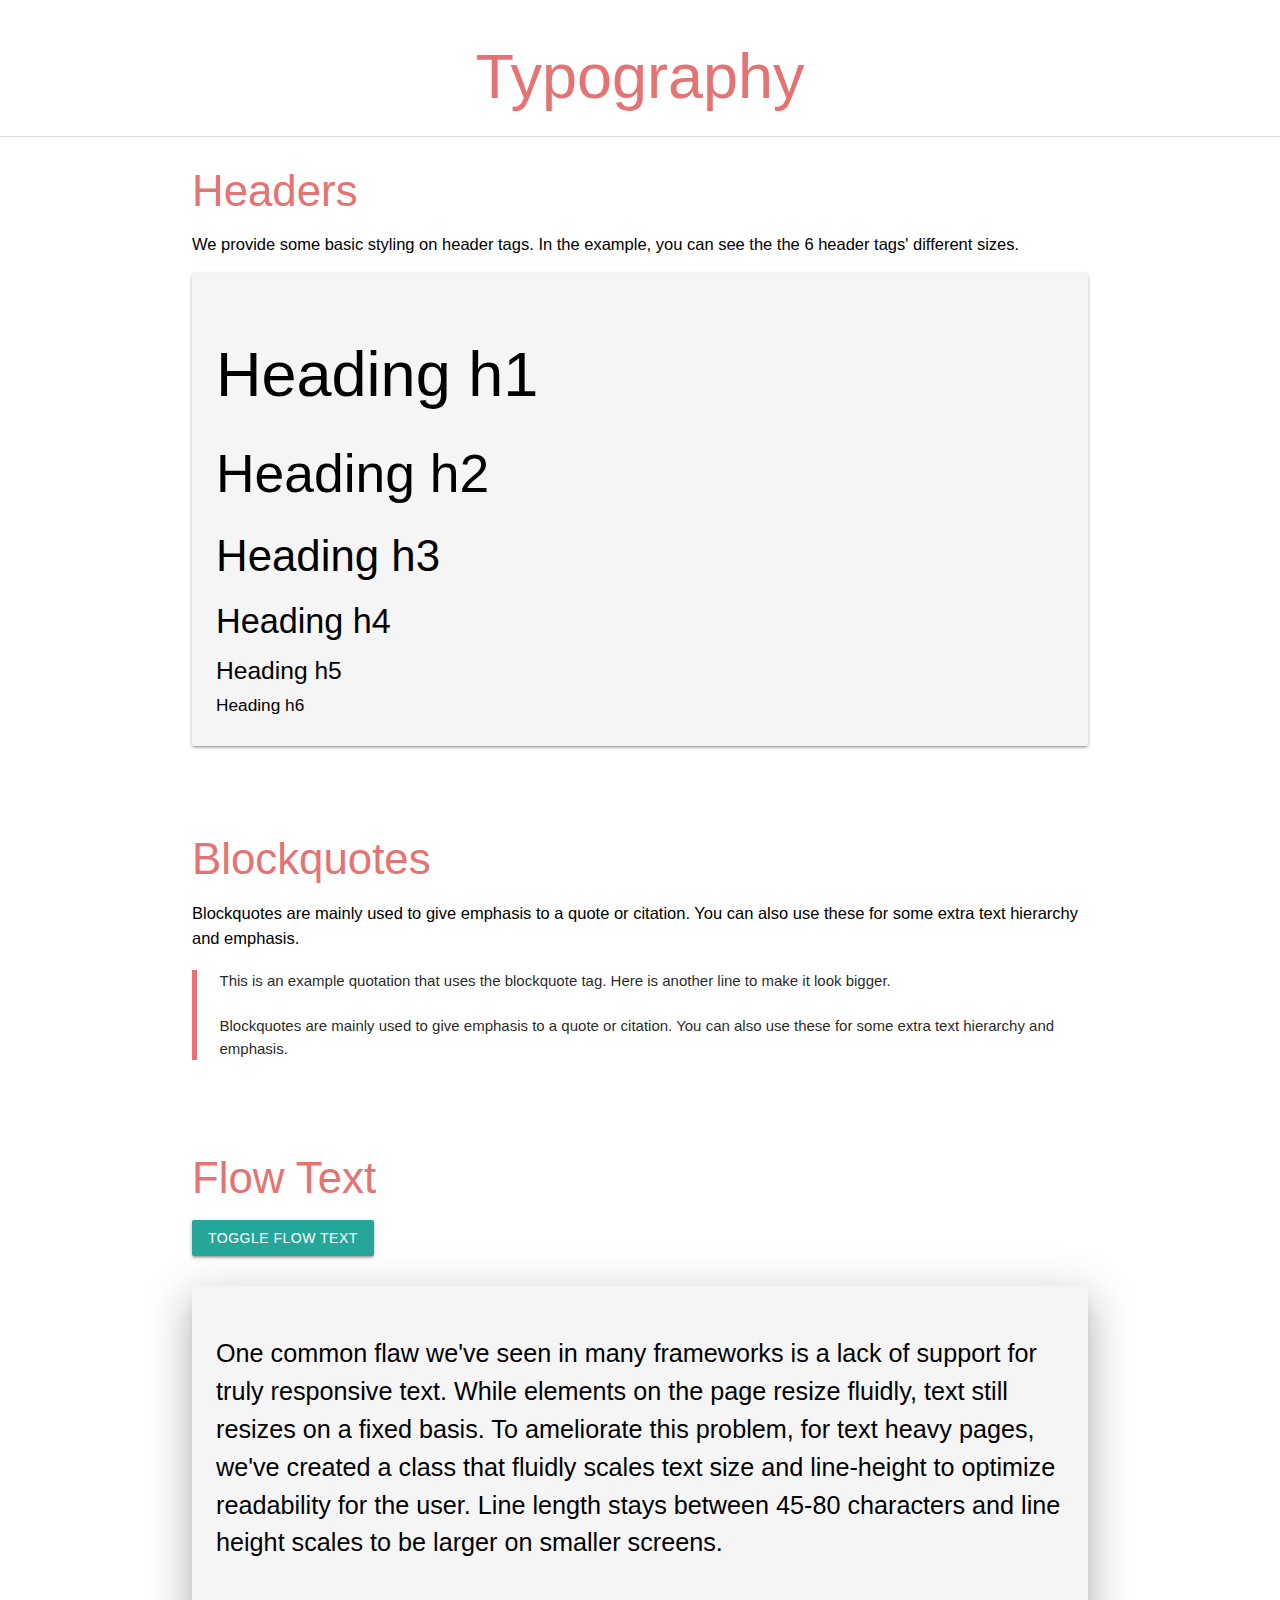
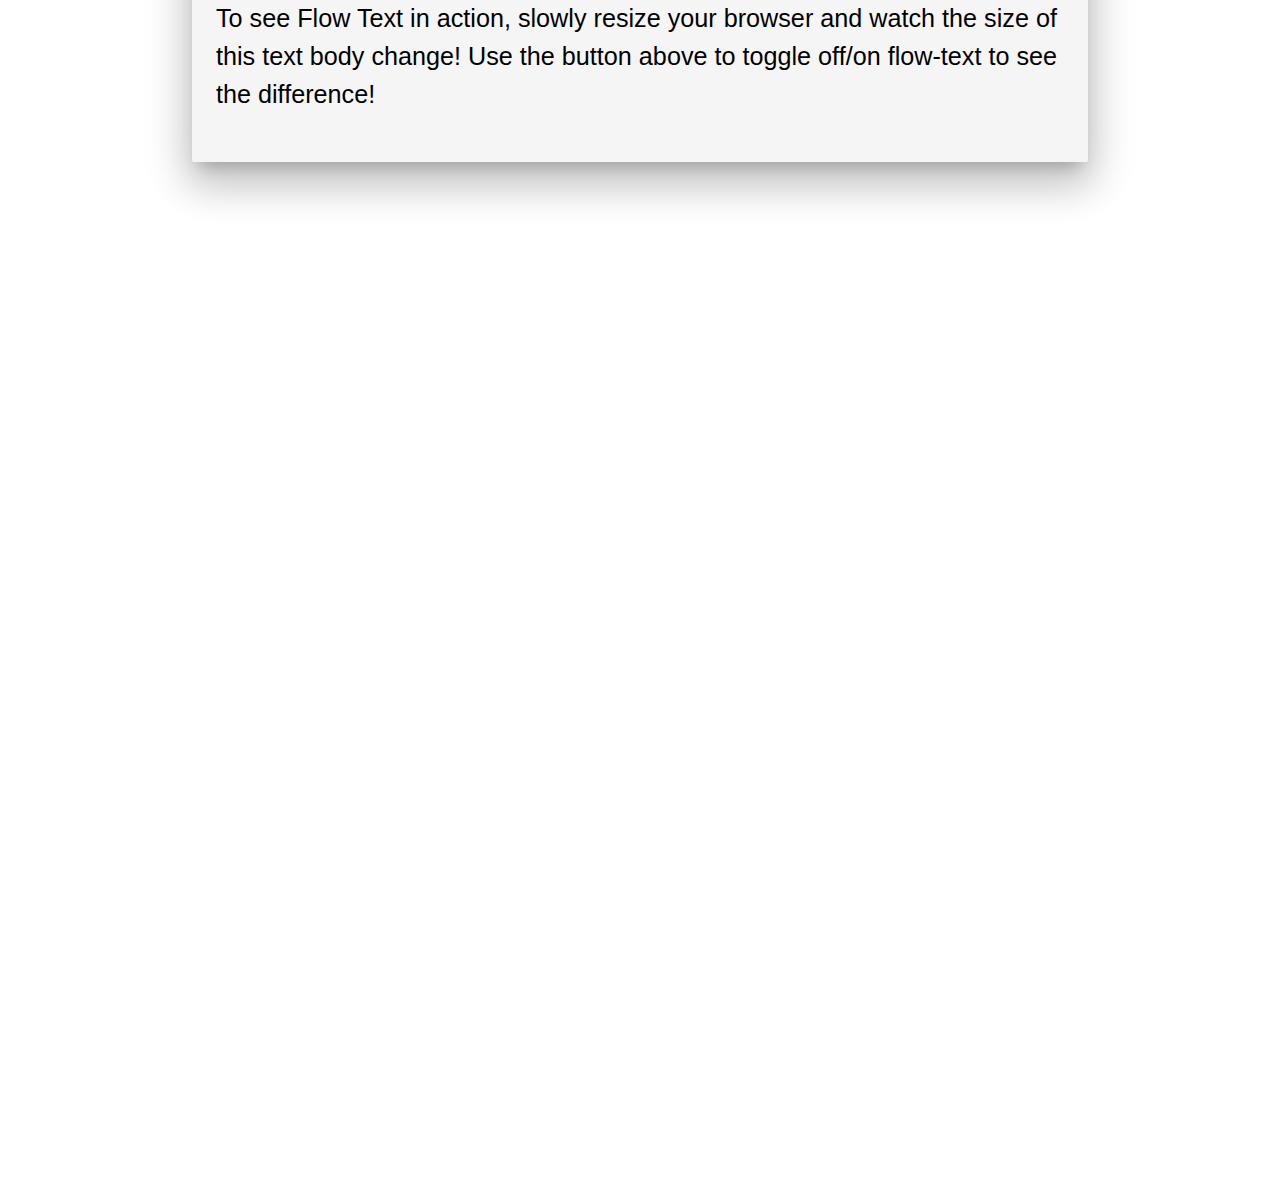
<file: Activity 1/index.html>
<!DOCTYPE html>
<html lang="en">
<head>
    <meta charset="UTF-8">
    <meta name="viewport" content="width=device-width, initial-scale=1.0">
    <!-- Compiled and minified CSS premade-->
    <link rel="stylesheet" href="https://cdnjs.cloudflare.com/ajax/libs/materialize/1.0.0/css/materialize.min.css">
    <!--- To call the css for custom style-->
    <link rel="stylesheet" href="style.css">

    <title>Typography</title>
</head>
<body>
    <h1 class="center">Typography</h1>
    <div class="divider"></div>
    <div class="container">
    <h3> Headers </h3>
    <p> We provide some basic styling on header tags. In the example, you can see the the 6 header tags' different sizes.</p>
    <!-- for the card panel this panel include in the container -->
    <div class="card-panel grey lighten-4">
        <h1 class="black-text">Heading h1</h1>
        <h2 class="black-text">Heading h2</h2>
        <h3 class="black-text">Heading h3</h3>
        <h4 class="black-text">Heading h4</h4>
        <h5 class="black-text">Heading h5</h5>
        <h6 class="black-text">Heading h6</h6> 
    </div>
    <!-- hanggang dito ung card panel na code -->

    

    <!-- this the for the another topic but stil include in the container provided -->
    <br><br>
    <h3>Blockquotes</h3>
    <p>Blockquotes are mainly used to give emphasis to a quote or citation. You can also use these for some extra text hierarchy and emphasis.</p>
    
    <Blockquote> This is an example quotation that uses the blockquote tag.
        Here is another line to make it look bigger.
        <br><br>
        Blockquotes are mainly used to give emphasis to a quote or citation. You can also use these for some extra text hierarchy and emphasis.
    </Blockquote>
        
    <!-- FLOWTEXT -->
    <br><br>
    <h3>Flow Text</h3>
        <button class="btn" > Toggle Flow Text</button>
        <br><br>
            <div class="card-panel z-depth-5 grey lighten-4">
                <p class="flow-text">One common flaw we've seen in many frameworks is a lack of support for truly responsive text. While elements on the page resize fluidly, text still resizes on a fixed basis. To ameliorate this problem, for text heavy pages, we've created a class that fluidly scales text size and line-height to optimize readability for the user. Line length stays between 45-80 characters and line height scales to be larger on smaller screens.
                <br><br>
                To see Flow Text in action, slowly resize your browser and watch the size of this text body change! Use the button above to toggle off/on flow-text to see the difference!</p>
            </div>
        </div>
        
        <div style="height:1000px;"></div>
    
    
    
</body>
</html>
</file>
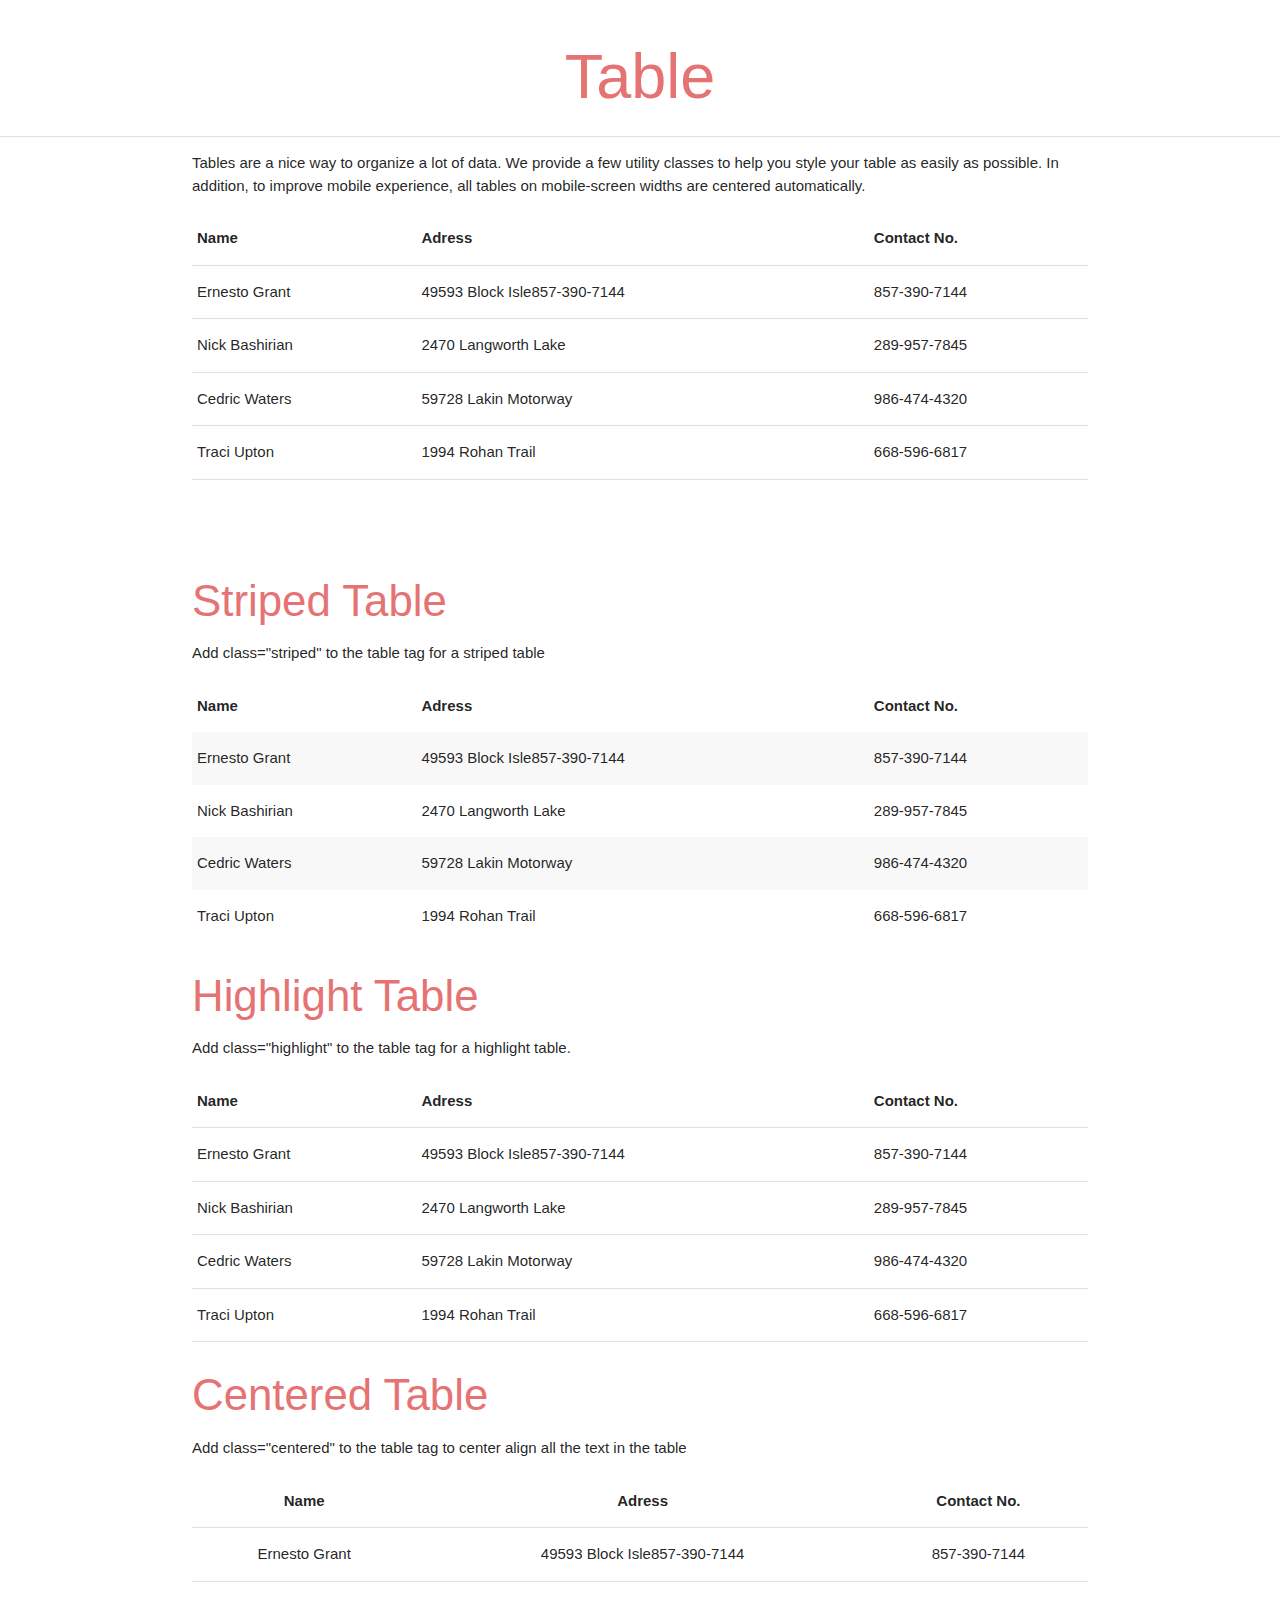
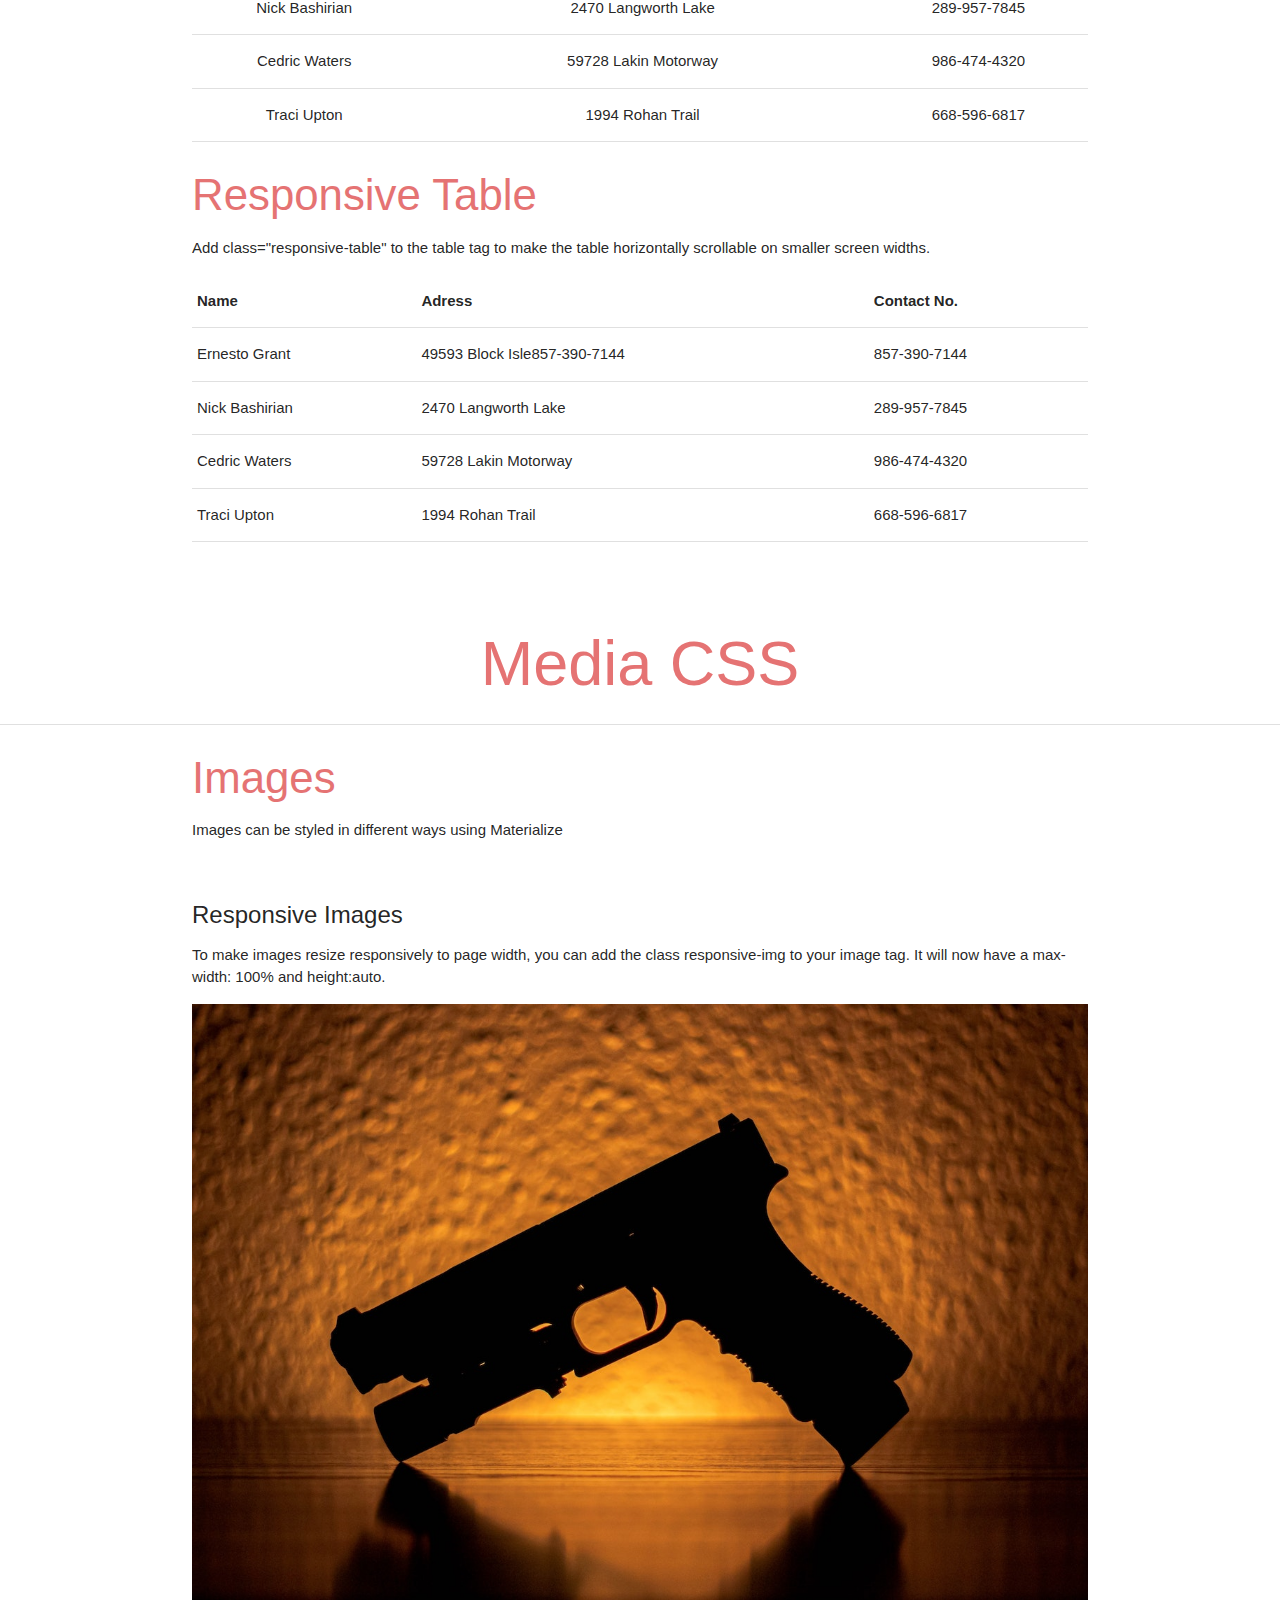
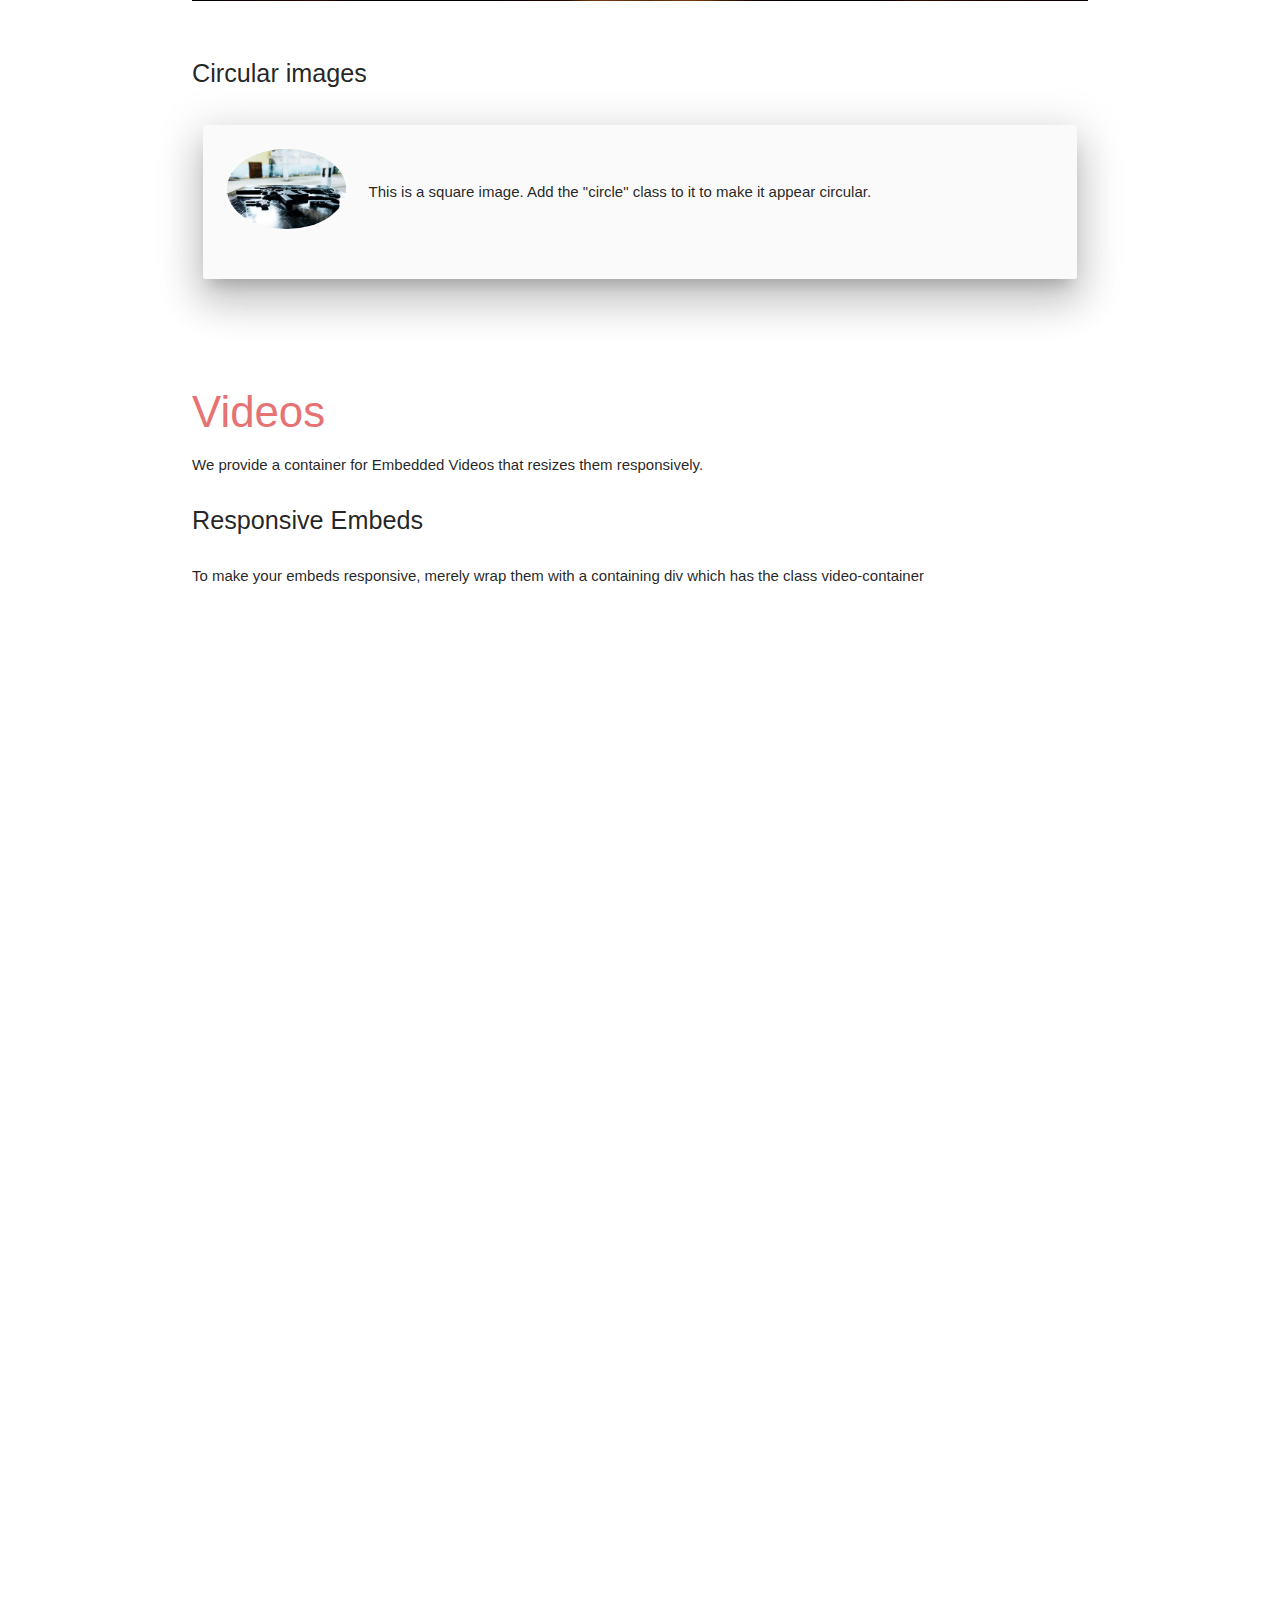
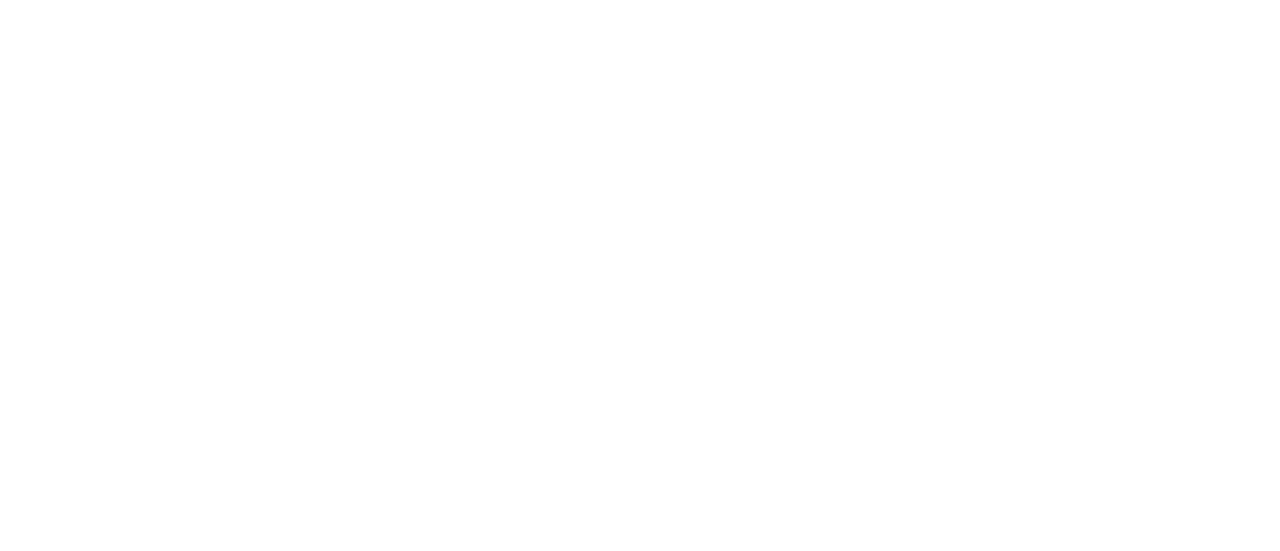
<file: Act 2/Table,Media.html>
<!DOCTYPE html>
<html lang="en">
<head>
    <meta charset="UTF-8">
    <meta name="viewport" content="width=device-width, initial-scale=1.0">
    <!-- Compiled and minified CSS premade-->
    <link rel="stylesheet" href="https://cdnjs.cloudflare.com/ajax/libs/materialize/1.0.0/css/materialize.min.css">
    <!--- To call the css for custom style-->
    <link rel="stylesheet" href="act2.css">
    <title>Table and Media</title>
</head>
<body>
    <h1 class="center">Table</h1>
    <div class="divider"></div>
    <div class="container">
        <p>Tables are a nice way to organize a lot of data. We provide a few utility classes to help you style your table as easily as possible. In addition, to improve mobile experience, all tables on mobile-screen widths are centered automatically.</p>

        <!-- Table 1-->
        <table>
            <thead>
                <tr>
                    <th>Name</th>
                    <th>Adress</th>
                    <th>Contact No.</th>
                </tr>
            </thead>
            <tbody>
                <tr>
                    <td>Ernesto Grant</td>
                    <td>49593 Block Isle857-390-7144</td>
                    <td>857-390-7144</td>
                </tr>

                <tr>
                    <td>Nick Bashirian</td>
                    <td>2470 Langworth Lake</td>
                    <td>289-957-7845</td>
                </tr>

                <tr>
                    <td>Cedric Waters</td>
                    <td>59728 Lakin Motorway</td>
                    <td>986-474-4320</td>
                </tr>
                <tr>
                    <td>Traci Upton</td>
                    <td>1994 Rohan Trail</td>
                    <td>668-596-6817</td>
                </tr>
        </table>
    <br><br></br>
    <h3>Striped Table</h3>
    <p>Add class="striped" to the table tag for a striped table</p>
    <table class="striped">
        <thead>
            <tr>
                <th>Name</th>
                <th>Adress</th>
                <th>Contact No.</th>
            </tr>
        </thead>
        <tbody>
            <tr>
                <td>Ernesto Grant</td>
                <td>49593 Block Isle857-390-7144</td>
                <td>857-390-7144</td>
            </tr>

            <tr>
                <td>Nick Bashirian</td>
                <td>2470 Langworth Lake</td>
                <td>289-957-7845</td>
            </tr>

            <tr>
                <td>Cedric Waters</td>
                <td>59728 Lakin Motorway</td>
                <td>986-474-4320</td>
            </tr>
            <tr>
                <td>Traci Upton</td>
                <td>1994 Rohan Trail</td>
                <td>668-596-6817</td>
            </tr>
    </table>
    <h3>Highlight Table</h3>
    <p>Add class="highlight" to the table tag for a highlight table.</p>
    <table class="highlight">
        <thead>
            <tr>
                <th>Name</th>
                <th>Adress</th>
                <th>Contact No.</th>
            </tr>
        </thead>
        <tbody>
            <tr>
                <td>Ernesto Grant</td>
                <td>49593 Block Isle857-390-7144</td>
                <td>857-390-7144</td>
            </tr>

            <tr>
                <td>Nick Bashirian</td>
                <td>2470 Langworth Lake</td>
                <td>289-957-7845</td>
            </tr>

            <tr>
                <td>Cedric Waters</td>
                <td>59728 Lakin Motorway</td>
                <td>986-474-4320</td>
            </tr>
            <tr>
                <td>Traci Upton</td>
                <td>1994 Rohan Trail</td>
                <td>668-596-6817</td>
            </tr>
    </table>
    <h3>Centered Table</h3>
    <p>Add class="centered" to the table tag to center align all the text in the table</p>
    <table class="highlight centered">
        <thead>
            <tr>
                <th>Name</th>
                <th>Adress</th>
                <th>Contact No.</th>
            </tr>
        </thead>
        <tbody>
            <tr>
                <td>Ernesto Grant</td>
                <td>49593 Block Isle857-390-7144</td>
                <td>857-390-7144</td>
            </tr>

            <tr>
                <td>Nick Bashirian</td>
                <td>2470 Langworth Lake</td>
                <td>289-957-7845</td>
            </tr>

            <tr>
                <td>Cedric Waters</td>
                <td>59728 Lakin Motorway</td>
                <td>986-474-4320</td>
            </tr>
            <tr>
                <td>Traci Upton</td>
                <td>1994 Rohan Trail</td>
                <td>668-596-6817</td>
            </tr>
    </table>


    <h3>Responsive Table</h3>
    <p>Add class="responsive-table" to the table tag to make the table horizontally scrollable on smaller screen widths.</p>
    <table class="responsive-table">
        <thead>
            <tr>
                <th>Name</th>
                <th>Adress</th>
                <th>Contact No.</th>
            </tr>
        </thead>
        <tbody>
            <tr>
                <td>Ernesto Grant</td>
                <td>49593 Block Isle857-390-7144</td>
                <td>857-390-7144</td>
            </tr>

            <tr>
                <td>Nick Bashirian</td>
                <td>2470 Langworth Lake</td>
                <td>289-957-7845</td>
            </tr>

            <tr>
                <td>Cedric Waters</td>
                <td>59728 Lakin Motorway</td>
                <td>986-474-4320</td>
            </tr>
            <tr>
                <td>Traci Upton</td>
                <td>1994 Rohan Trail</td>
                <td>668-596-6817</td>
            </tr>
    </table>
</div>
<br><br>
<!-- Media CSS -->
         <h1 class="center">Media CSS</h1>
         <div class="divider"></div>
        <div class="container">
            <h3>Images</h3>
            <p>Images can be styled in different ways using Materialize</p>
            <br>

            <!-- responsive image -->
            <h4>Responsive Images</h4>
            <p>To make images resize responsively to page width, you can add the class responsive-img to your image tag. It will now have a max-width: 100% and height:auto.</p>

            <img src="Images/gun1.jpg" alt="" class="responsive-img">
            <br><br>
            <!-- Circular Images -->                                
            <p class="flow-text">Circular images </p>
            <div class="row">
                <div class="col s12">
                    <div class="card-panel grey lighten-5 z-depth-5">
                    <div class="row valign-wrapper">
                        <div class="col s2">
                            <img src="Images/gun2.jpg" alt="" class="circle responsive-img"></div>
                            <div class="col s10">
                                <span>This is a square image. Add the "circle" class to it to make it appear circular.

                                </span>
                            </div>
                            
                    </div>
                    
                </div>
            </div>
            </div>
                <br><br>

<!-- videos -->
    <h3>Videos</h3>
            <p>
                We provide a container for Embedded Videos that resizes them responsively.
            </p>
            <p class="flow-text"> Responsive Embeds </p>
            <p>To make your embeds responsive, merely wrap them with a containing div which has the class video-container </p>  
            <br><br>
            <div class="video-container">
                <iframe width="804" height="449" src="https://www.youtube.com/embed/-0wZQpdPRi4" title="1st Highlights" frameborder="0" allow="accelerometer; autoplay; clipboard-write; encrypted-media; gyroscope; picture-in-picture; web-share" allowfullscreen></iframe>
            </div>

        </div>
        




        <div style="height:1000px;"></div>  

  
   

</body>
</html>
</file>
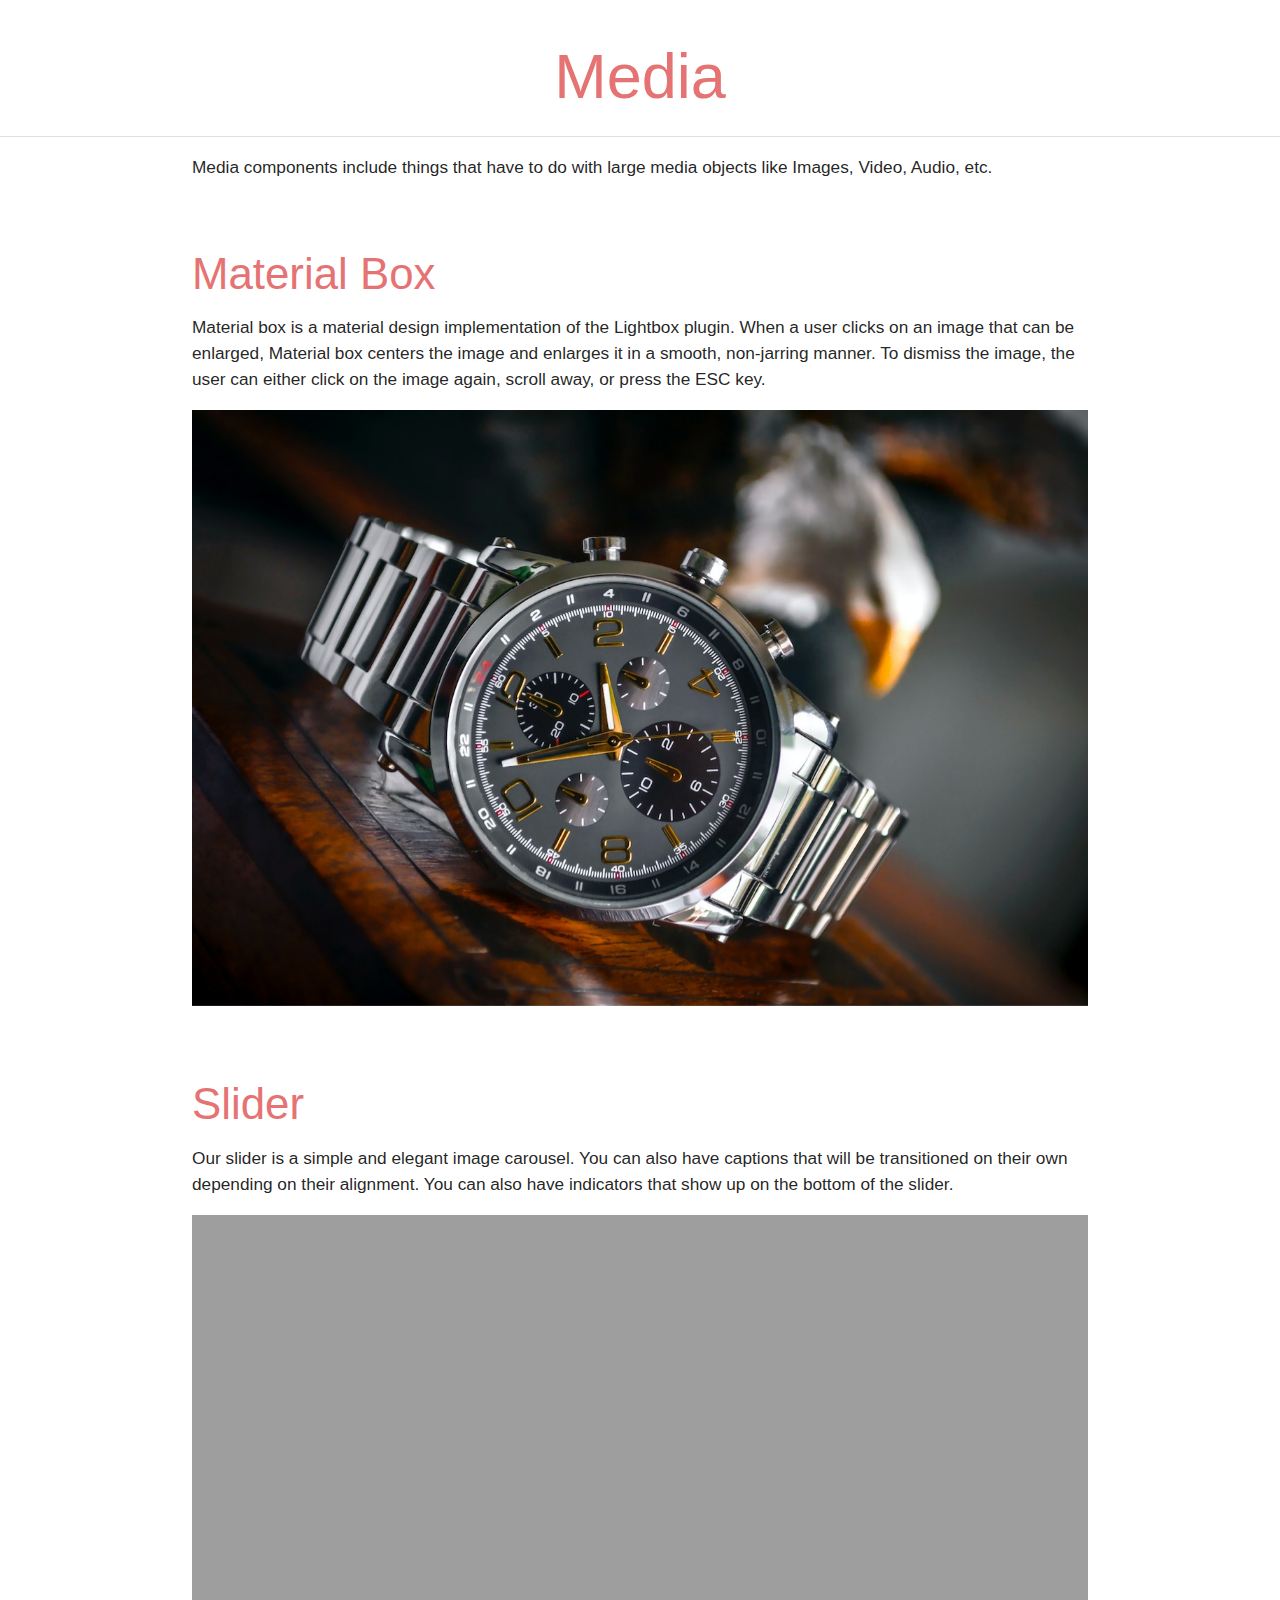
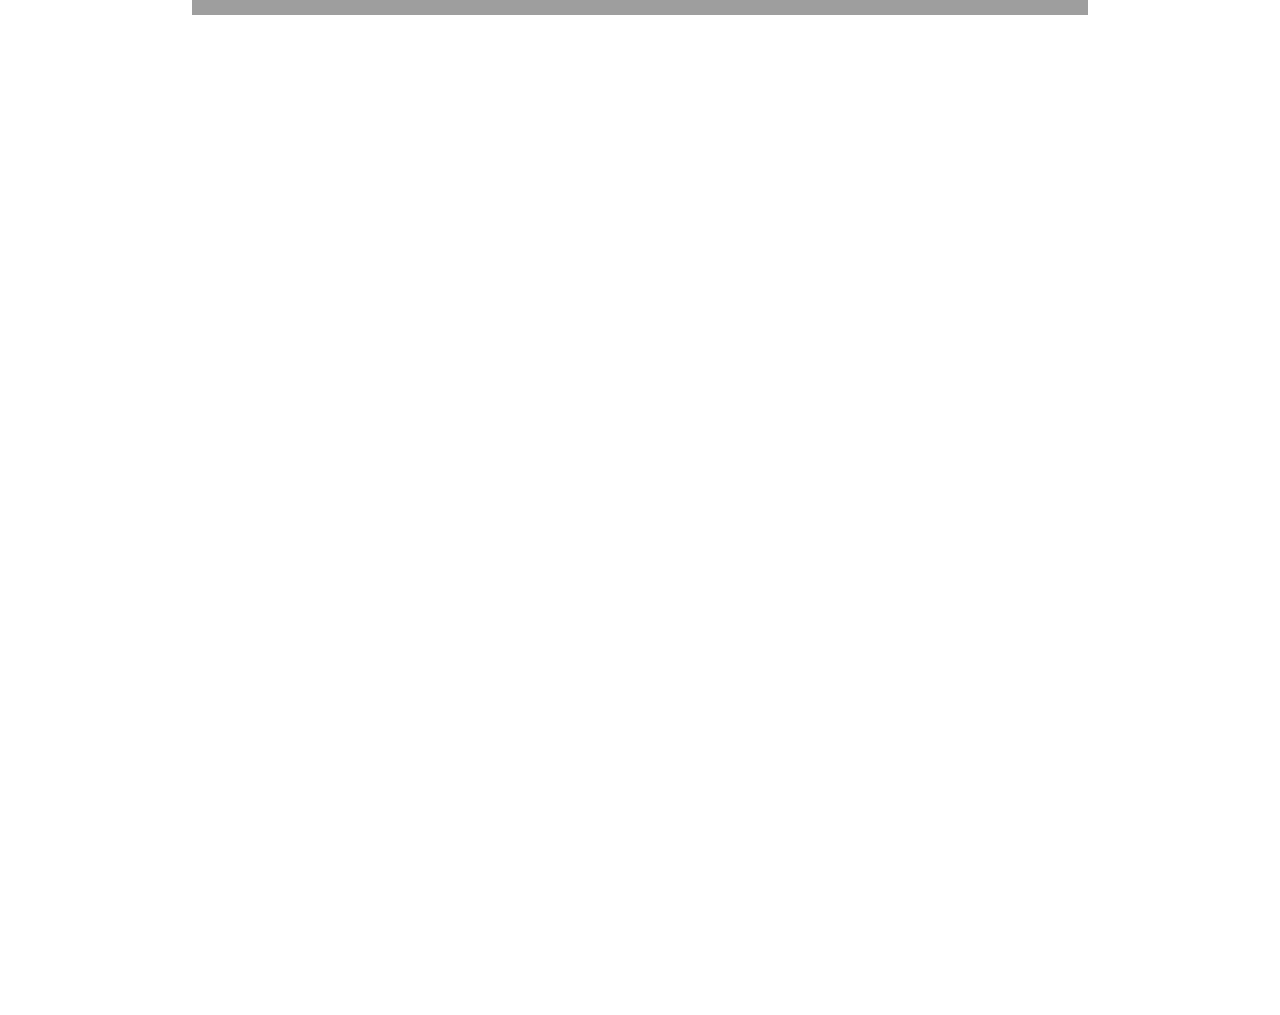
<file: Act 3/Media.html>
<!DOCTYPE html>
<html lang="en">
<head>
    <meta charset="UTF-8">
    <meta name="viewport" content="width=device-width, initial-scale=1.0">
   
    <!-- Compiled and minified CSS -->
    <link rel="stylesheet" href="https://cdnjs.cloudflare.com/ajax/libs/materialize/1.0.0/css/materialize.min.css">
    <!-- connection for css -->
    <link rel="stylesheet" href="media.css">
    <title>Media</title>
</head>
<body>
    
    <h1 class="center">Media</h1>
    <div class="divider"></div>
    <div class="container">
    <p>Media components include things that have to do with large media objects like Images, Video, Audio, etc.</p>

    <br>

    <h3>Material Box</h3>
    <p>Material box is a material design implementation of the Lightbox plugin. When a user clicks on an image that can be enlarged, Material box centers the image and enlarges it in a smooth, non-jarring manner. To dismiss the image, the user can either click on the image again, scroll away, or press the ESC key.</p>
    
    <img src="watchimage/w1.jpg" alt="" class="responsive-img materialboxed" data-caption="It is very easy to add a short caption to your photo. Just add the caption as a data-caption attribute.">
    
    <br><br>
    
    <h3>Slider</h3>

    <p>Our slider is a simple and elegant image carousel. You can also have captions that will be transitioned on their own depending on their alignment. You can also have indicators that show up on the bottom of the slider.</p>
        <div class="slider">
            <ul class="slides">
                <li>
                    <img src="watchimage/w2.jpg" alt="">
                    <div class="caption center-align">
                        <h4 class="white-text left-align">Presenting our new</h4>
                        <h5 class="white-text left-align">WristWatch</h5>
                    </div>
                </li>
                <li>
                    <img src="watchimage/w3.jpg" alt="">
                    <div class="caption center-align">
                        <h4 class="black-text  center-align">Presenting our new</h4>
                        <h5 class="black-text center-align">WristWatch</h5>
                    </div>
                </li>
                <li>
                    <img src="watchimage/w4.jpg" alt="">
                    <div class="caption center-align">
                        <h4 class="black-text left-align">Presenting our new</h4>
                        <h5 class="black-text left-align">WristWatch</h5>
                    </div>
                </li>
            </ul>
        </div>
                



</div>
    <!-- jquery -->
    <script src="https://code.jquery.com/jquery-3.7.0.min.js" integrity="sha256-2Pmvv0kuTBOenSvLm6bvfBSSHrUJ+3A7x6P5Ebd07/g=" crossorigin="anonymous"></script>
            
    <!-- Compiled and minified JavaScript -->
    <script src="https://cdnjs.cloudflare.com/ajax/libs/materialize/1.0.0/js/materialize.min.js"></script>

    <script>
      $(document).ready(function(){
        //materialboxed initialization
        $('.materialboxed').materialbox({
            inDuration: 750,
            outduration: 750
        });
        // slider initialization
        $('.slider').slider({
            height: 700
        });

            });
    </script>
    <div style="height: 1000px"></div>
</body>
</html>
</file>
<file: Activity 1/style.css>
h1 , h2 ,h3{
    font-weight: 330;
    color: #e57373; 
}

p {
    font-weight: 450;
    font-size: 1.1em;
    color: black;
}
</file>
<file: Act 2/act2.css>
h1 , h2 , h3 {
    font-weight: lighter;
    color: #e57373; 
}
h4{
    font-size: x-large;
}
</file>
<file: Act 3/media.css>
h1 , h2 ,h3{
    font-weight: 330;
    color: #e57373; 
}
p{
    font-size: 115%;
}
h5 , h4 {
    font-size: xxx-larger;
    font-weight:bolder
}
</file>
